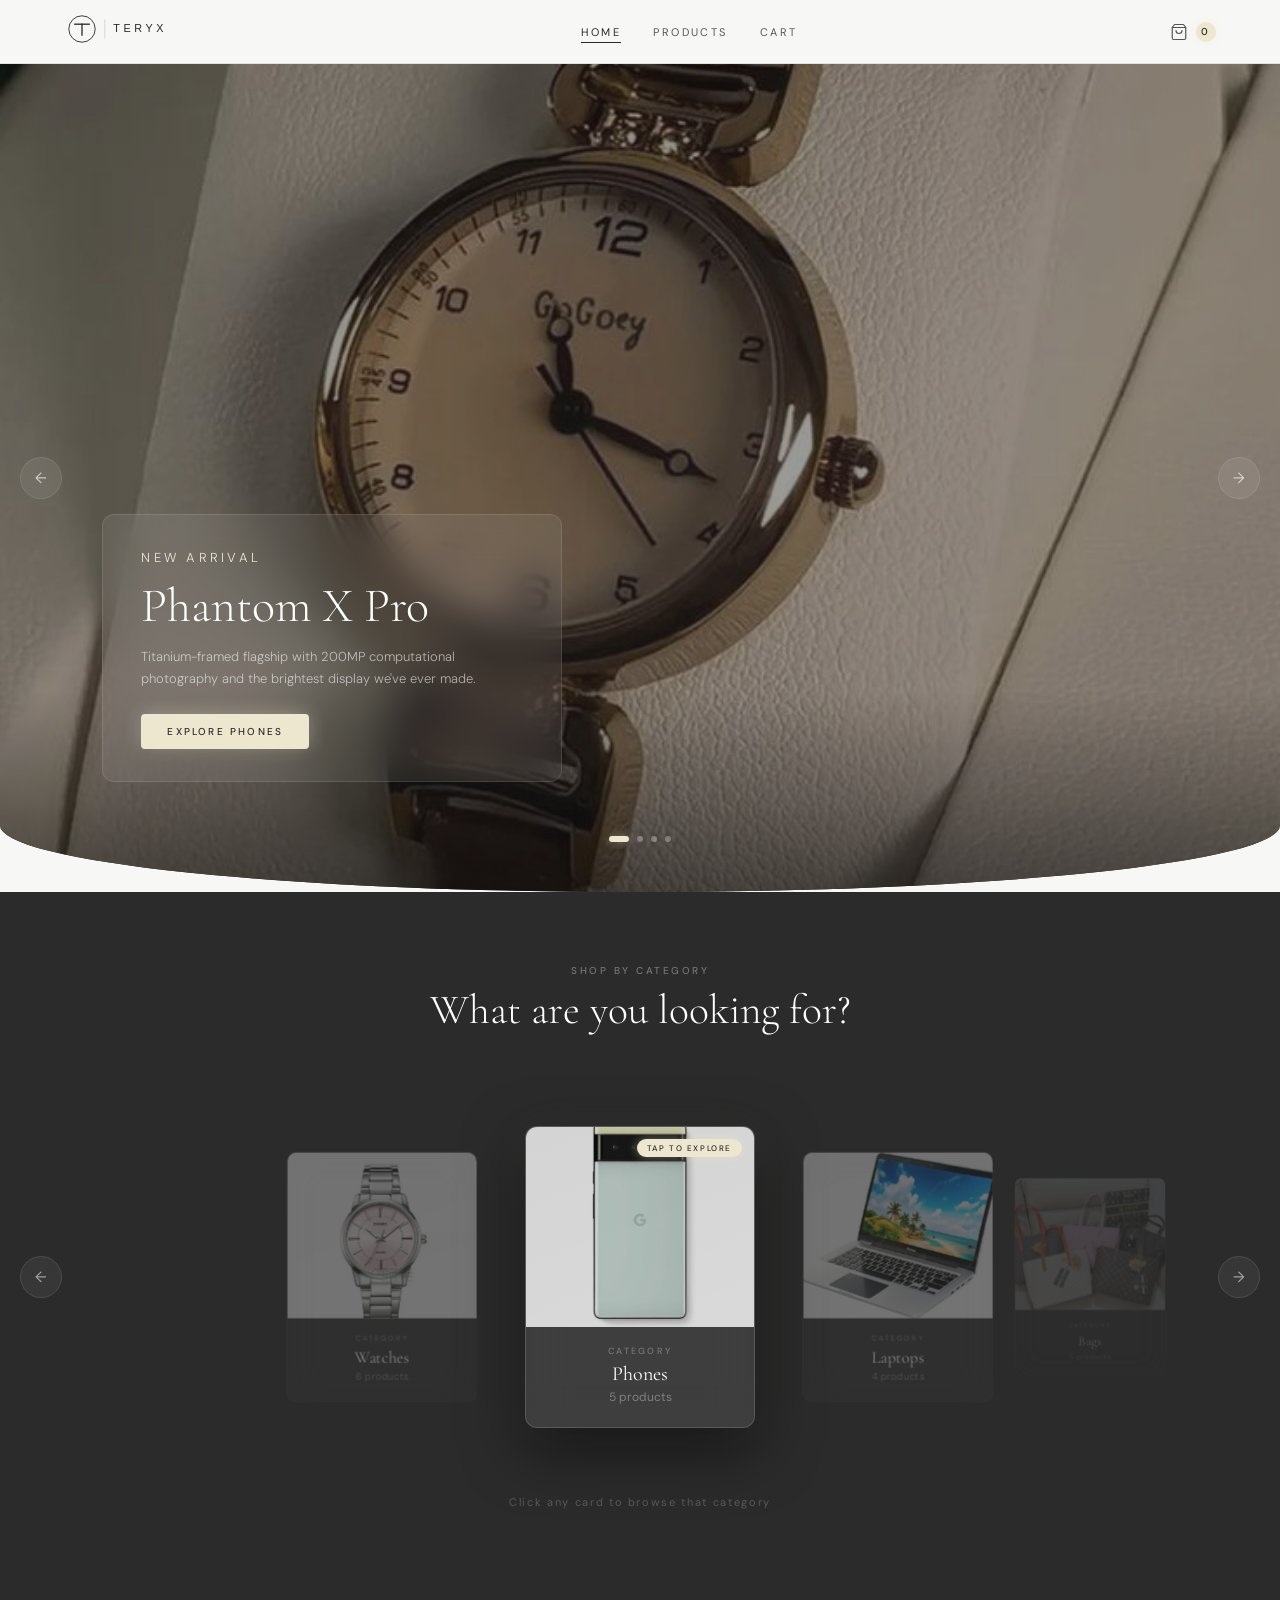
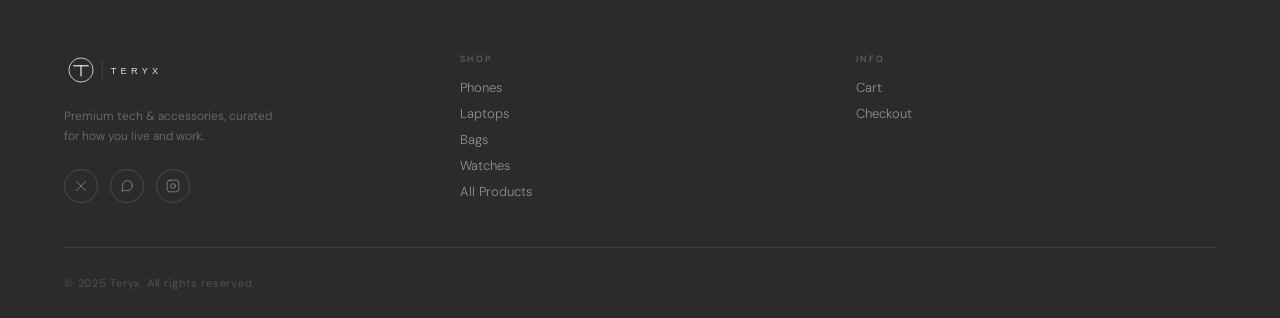
<file: index.html>
<!DOCTYPE html>
<html lang="en">
<head>
  <meta charset="UTF-8">
  <meta name="viewport" content="width=device-width, initial-scale=1.0">
  <title>Teryx — Premium Tech &amp; Accessories</title>
  <link rel="stylesheet" href="css/style.css">
</head>
<body data-page="home">

  <!-- ── HEADER ── -->
  <header class="site-header">
    <div class="nav-inner">
      <a href="index.html" class="nav-logo" aria-label="Teryx Home">
        <!-- Main Logo SVG -->
        <svg xmlns="http://www.w3.org/2000/svg" viewBox="0 0 240 60" height="36">
          <circle cx="30" cy="30" r="22" fill="none" stroke="#2B2B2B" stroke-width="1.5"/>
          <line x1="18" y1="22" x2="42" y2="22" stroke="#2B2B2B" stroke-width="2.2" stroke-linecap="square"/>
          <line x1="30" y1="22" x2="30" y2="40" stroke="#2B2B2B" stroke-width="2.2" stroke-linecap="square"/>
          <line x1="68" y1="14" x2="68" y2="46" stroke="#B3B3B3" stroke-width="0.8"/>
          <text x="82" y="35" font-family="Helvetica Neue, Helvetica, Arial, sans-serif" font-size="18" font-weight="300" letter-spacing="6" fill="#2B2B2B">TERYX</text>
        </svg>
      </a>

      <nav class="nav-links">
        <a href="index.html" class="active">Home</a>
        <a href="products.html">Products</a>
        <a href="cart.html">Cart</a>
      </nav>

      <a href="cart.html" class="cart-btn" aria-label="View cart">
        <svg width="18" height="18" viewBox="0 0 24 24" fill="none" stroke="currentColor" stroke-width="1.6" stroke-linecap="round" stroke-linejoin="round">
          <path d="M6 2L3 6v14a2 2 0 002 2h14a2 2 0 002-2V6l-3-4z"/><line x1="3" y1="6" x2="21" y2="6"/>
          <path d="M16 10a4 4 0 01-8 0"/>
        </svg>
        <span class="cart-count">0</span>
      </a>

      <button class="hamburger" aria-label="Menu" aria-expanded="false">
        <span></span><span></span><span></span>
      </button>
    </div>
  </header>

  <!-- Mobile nav drawer -->
  <nav class="mobile-nav" aria-label="Mobile navigation">
    <a href="index.html">Home</a>
    <a href="products.html">Products</a>
    <a href="cart.html">Cart</a>
  </nav>

  <main>

    <!-- ── HERO CAROUSEL ── -->
    <section class="hero" aria-label="Featured products carousel">

      <!-- Slide 1 — Phones -->
      <div class="hero-slide">
        <div class="hero-bg s1">
          <img src="images/herosp.png" alt="Premium smartphones" loading="eager">
        </div>
        <div class="hero-glass">
          <p class="lbl">New Arrival</p>
          <h1>Phantom X Pro</h1>
          <p>Titanium-framed flagship with 200MP computational photography and the brightest display we've ever made.</p>
          <a href="products.html?category=phones" class="btn-primary">Explore Phones</a>
        </div>
      </div>

      <!-- Slide 2 — Laptops -->
      <div class="hero-slide">
        <div class="hero-bg s2">
          <img src="images/bluelaptop.jpeg" alt="Premium laptops" loading="lazy">
        </div>
        <div class="hero-glass">
          <p class="lbl">Just Landed</p>
          <h1>Apex Studio 16</h1>
          <p>16-inch mini-LED display, professional-grade performance in a chassis under 1.6 kg. Built for creators.</p>
          <a href="products.html?category=laptops" class="btn-primary">Explore Laptops</a>
        </div>
      </div>

      <!-- Slide 3 — Bags -->
      <div class="hero-slide">
        <div class="hero-bg s3">
          <img src="images/greyblackhb.png" alt="Leather bags" loading="lazy">
        </div>
        <div class="hero-glass">
          <p class="lbl">Carry Series</p>
          <h1>Meridian Tote</h1>
          <p>Full-grain vegetable-tanned leather, padded device compartment. Carry everything, apologise for nothing.</p>
          <a href="products.html?category=bags" class="btn-primary">Explore Bags</a>
        </div>
      </div>

      <!-- Slide 4 — Watches -->
      <div class="hero-slide">
        <div class="hero-bg s4">
          <img src="images/watch3.jpeg" alt="Premium watches" loading="lazy">
        </div>
        <div class="hero-glass">
          <p class="lbl">Time Pieces</p>
          <h1>Chrono Noir</h1>
          <p>Swiss movement, sapphire crystal glass, 316L stainless steel. Precision you wear every day.</p>
          <a href="products.html?category=watches" class="btn-primary">Explore Watches</a>
        </div>
      </div>

      <!-- Dots -->
      <div class="hero-dots" role="tablist" aria-label="Slide indicators">
        <button class="hero-dot active" aria-label="Slide 1"></button>
        <button class="hero-dot" aria-label="Slide 2"></button>
        <button class="hero-dot" aria-label="Slide 3"></button>
        <button class="hero-dot" aria-label="Slide 4"></button>
      </div>

      <!-- Arrows -->
      <button class="hero-arr prev" aria-label="Previous slide">&#8592;</button>
      <button class="hero-arr next" aria-label="Next slide">&#8594;</button>
    </section>

    <!-- ── CARD WHEEL — Category navigator ── -->
    <section class="wheel-section">
      <div class="container">
        <p class="lbl">Shop by Category</p>
        <h2>What are you looking for?</h2>
      </div>

      <div class="wheel-wrap">

        <!-- Wheel navigation buttons -->
        <button class="wheel-nav prev" aria-label="Previous category">&#8592;</button>
        <button class="wheel-nav next" aria-label="Next category">&#8594;</button>

        <!-- Category cards — JS manages data-pos (visual position) -->

        <div class="wheel-card" data-category="phones">
          <div class="wheel-img" data-cat="phones">
            <img src="images/grey4sp.jpeg" alt="Phones" loading="lazy">
            <span class="wheel-badge">Tap to explore</span>
          </div>
          <div class="wheel-info">
            <div class="wheel-cat">Category</div>
            <div class="wheel-name">Phones</div>
            <div class="wheel-count">5 products</div>
          </div>
        </div>

        <div class="wheel-card" data-category="laptops">
          <div class="wheel-img" data-cat="laptops">
            <img src="images/laptop1.jpeg" alt="Laptops" loading="lazy">
            <span class="wheel-badge">Tap to explore</span>
          </div>
          <div class="wheel-info">
            <div class="wheel-cat">Category</div>
            <div class="wheel-name">Laptops</div>
            <div class="wheel-count">4 products</div>
          </div>
        </div>

        <div class="wheel-card" data-category="bags">
          <div class="wheel-img" data-cat="bags">
            <img src="images/herohb.jpeg" alt="Bags" loading="lazy">
            <span class="wheel-badge">Tap to explore</span>
          </div>
          <div class="wheel-info">
            <div class="wheel-cat">Category</div>
            <div class="wheel-name">Bags</div>
            <div class="wheel-count">5 products</div>
          </div>
        </div>

        <div class="wheel-card" data-category="watches">
          <div class="wheel-img" data-cat="watches">
            <img src="images/watch5.jpeg" alt="Watches" loading="lazy">
            <span class="wheel-badge">Tap to explore</span>
          </div>
          <div class="wheel-info">
            <div class="wheel-cat">Category</div>
            <div class="wheel-name">Watches</div>
            <div class="wheel-count">6 products</div>
          </div>
        </div>

      </div><!-- /wheel-wrap -->

      <p class="wheel-hint">Click any card to browse that category</p>
    </section>

  </main>

  <!-- ── FOOTER ── -->
  <footer class="site-footer">
    <div class="ft-inner">
      <div class="ft-top">

        <!-- Brand -->
        <div>
          <div class="ft-logo">
            <!-- Footer logo (reversed/white) -->
            <svg xmlns="http://www.w3.org/2000/svg" viewBox="0 0 200 48" height="34">
              <circle cx="24" cy="24" r="17" fill="none" stroke="#E0E0E0" stroke-width="1.2"/>
              <line x1="14" y1="18" x2="34" y2="18" stroke="#E0E0E0" stroke-width="1.8" stroke-linecap="square"/>
              <line x1="24" y1="18" x2="24" y2="32" stroke="#E0E0E0" stroke-width="1.8" stroke-linecap="square"/>
              <line x1="54" y1="10" x2="54" y2="38" stroke="#565656" stroke-width="0.7"/>
              <text x="66" y="29" font-family="Helvetica Neue, Helvetica, Arial, sans-serif" font-size="13" font-weight="200" letter-spacing="6" fill="#E0E0E0">TERYX</text>
            </svg>
          </div>
          <p class="ft-tagline">Premium tech &amp; accessories, curated for how you live and work.</p>
          <!-- Social icons — thin SVG strokes -->
          <div class="socials">
            <a href="#" class="soc" aria-label="X (Twitter)">
              <svg viewBox="0 0 24 24"><path d="M4 4l16 16M20 4L4 20"/></svg>
            </a>
            <a href="#" class="soc" aria-label="WhatsApp">
              <svg viewBox="0 0 24 24"><path d="M21 11.5a8.38 8.38 0 01-.9 3.8 8.5 8.5 0 01-7.6 4.7 8.38 8.38 0 01-3.8-.9L3 21l1.9-5.7a8.38 8.38 0 01-.9-3.8 8.5 8.5 0 014.7-7.6 8.38 8.38 0 013.8-.9h.5a8.48 8.48 0 018 8v.5z"/></svg>
            </a>
            <a href="#" class="soc" aria-label="Instagram">
              <svg viewBox="0 0 24 24"><rect x="2" y="2" width="20" height="20" rx="5" ry="5"/><circle cx="12" cy="12" r="4"/><circle cx="17.5" cy="6.5" r=".5" fill="currentColor" stroke="none"/></svg>
            </a>
          </div>
        </div>

        <!-- Shop links -->
        <div>
          <p class="ft-col-t">Shop</p>
          <div class="ft-links">
            <a href="products.html?category=phones">Phones</a>
            <a href="products.html?category=laptops">Laptops</a>
            <a href="products.html?category=bags">Bags</a>
            <a href="products.html?category=watches">Watches</a>
            <a href="products.html">All Products</a>
          </div>
        </div>

        <!-- Info links -->
        <div>
          <p class="ft-col-t">Info</p>
          <div class="ft-links">
            <a href="cart.html">Cart</a>
            <a href="checkout.html">Checkout</a>
          </div>
        </div>

      </div><!-- /ft-top -->

      <div class="ft-bot">
        <span class="ft-copy">&copy; 2025 Teryx. All rights reserved.</span>
      </div>
    </div>
  </footer>

  <!-- Toast container -->
  <div id="toasts" aria-live="polite"></div>

  <script src="js/script.js"></script>
</body>
</html>
</file>
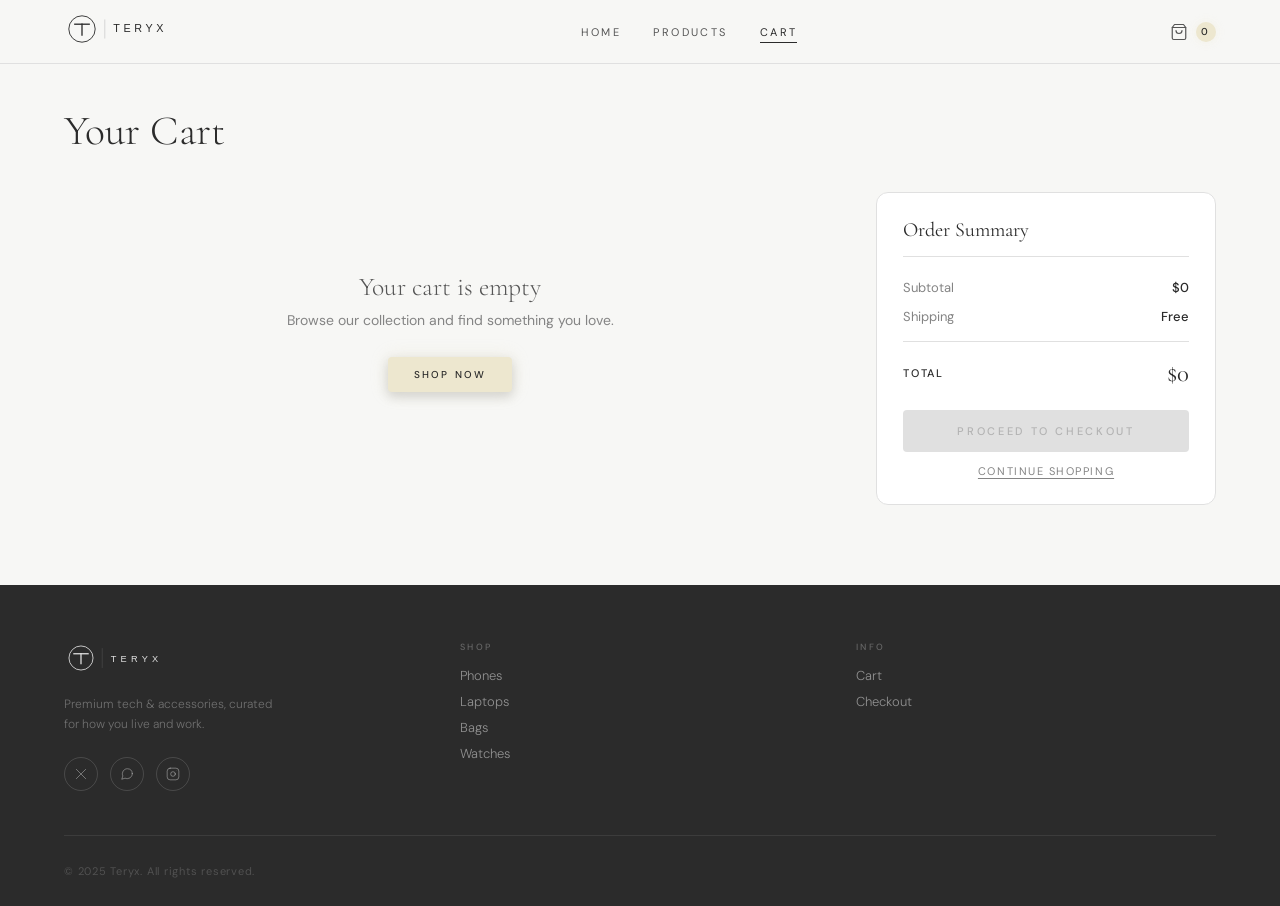
<file: cart.html>
<!DOCTYPE html>
<html lang="en">
<head>
  <meta charset="UTF-8">
  <meta name="viewport" content="width=device-width, initial-scale=1.0">
  <title>Cart — Teryx</title>
  <link rel="stylesheet" href="css/style.css">
</head>
<body data-page="cart">

  <!-- ── HEADER ── -->
  <header class="site-header">
    <div class="nav-inner">
      <a href="index.html" class="nav-logo" aria-label="Teryx Home">
        <svg xmlns="http://www.w3.org/2000/svg" viewBox="0 0 240 60" height="36">
          <circle cx="30" cy="30" r="22" fill="none" stroke="#2B2B2B" stroke-width="1.5"/>
          <line x1="18" y1="22" x2="42" y2="22" stroke="#2B2B2B" stroke-width="2.2" stroke-linecap="square"/>
          <line x1="30" y1="22" x2="30" y2="40" stroke="#2B2B2B" stroke-width="2.2" stroke-linecap="square"/>
          <line x1="68" y1="14" x2="68" y2="46" stroke="#B3B3B3" stroke-width="0.8"/>
          <text x="82" y="35" font-family="Helvetica Neue, Helvetica, Arial, sans-serif" font-size="18" font-weight="300" letter-spacing="6" fill="#2B2B2B">TERYX</text>
        </svg>
      </a>
      <nav class="nav-links">
        <a href="index.html">Home</a>
        <a href="products.html">Products</a>
        <a href="cart.html" class="active">Cart</a>
      </nav>
      <a href="cart.html" class="cart-btn" aria-label="View cart">
        <svg width="18" height="18" viewBox="0 0 24 24" fill="none" stroke="currentColor" stroke-width="1.6" stroke-linecap="round" stroke-linejoin="round">
          <path d="M6 2L3 6v14a2 2 0 002 2h14a2 2 0 002-2V6l-3-4z"/><line x1="3" y1="6" x2="21" y2="6"/>
          <path d="M16 10a4 4 0 01-8 0"/>
        </svg>
        <span class="cart-count">0</span>
      </a>
      <button class="hamburger" aria-label="Menu">
        <span></span><span></span><span></span>
      </button>
    </div>
  </header>

  <nav class="mobile-nav">
    <a href="index.html">Home</a>
    <a href="products.html">Products</a>
    <a href="cart.html">Cart</a>
  </nav>

  <!-- ── MAIN ── -->
  <main class="cart-main">
    <div class="container">
      <h2 class="fade-in">Your Cart</h2>

      <div class="cart-layout">

        <!-- ── CART ITEMS ── -->
        <div>
          <!-- Items rendered by JS -->
          <div id="cart-items"></div>

          <!-- Empty state (shown when cart is empty) -->
          <div id="cart-empty" class="cart-empty" style="display:none">
            <h3>Your cart is empty</h3>
            <p>Browse our collection and find something you love.</p>
            <a href="products.html" class="btn-primary">Shop Now</a>
          </div>
        </div>

        <!-- ── ORDER SUMMARY ── -->
        <div class="summary-box" aria-label="Order summary">
          <h3>Order Summary</h3>

          <div class="s-row">
            <span>Subtotal</span>
            <strong id="sum-subtotal">$0</strong>
          </div>
          <div class="s-row">
            <span>Shipping</span>
            <strong id="sum-shipping">$15</strong>
          </div>

          <div class="s-div"></div>

          <div class="s-total">
            <span>Total</span>
            <strong id="sum-total">$0</strong>
          </div>

          <a href="checkout.html" id="checkout-btn" class="btn-checkout off">
            Proceed to Checkout
          </a>
          <a href="products.html" class="back-link">Continue Shopping</a>
        </div>

      </div><!-- /cart-layout -->
    </div>
  </main>

  <!-- ── FOOTER ── -->
  <footer class="site-footer">
    <div class="ft-inner">
      <div class="ft-top">
        <div>
          <div class="ft-logo">
            <svg xmlns="http://www.w3.org/2000/svg" viewBox="0 0 200 48" height="34">
              <circle cx="24" cy="24" r="17" fill="none" stroke="#E0E0E0" stroke-width="1.2"/>
              <line x1="14" y1="18" x2="34" y2="18" stroke="#E0E0E0" stroke-width="1.8" stroke-linecap="square"/>
              <line x1="24" y1="18" x2="24" y2="32" stroke="#E0E0E0" stroke-width="1.8" stroke-linecap="square"/>
              <line x1="54" y1="10" x2="54" y2="38" stroke="#565656" stroke-width="0.7"/>
              <text x="66" y="29" font-family="Helvetica Neue, Helvetica, Arial, sans-serif" font-size="13" font-weight="200" letter-spacing="6" fill="#E0E0E0">TERYX</text>
            </svg>
          </div>
          <p class="ft-tagline">Premium tech &amp; accessories, curated for how you live and work.</p>
          <div class="socials">
            <a href="#" class="soc" aria-label="X"><svg viewBox="0 0 24 24"><path d="M4 4l16 16M20 4L4 20"/></svg></a>
            <a href="#" class="soc" aria-label="WhatsApp"><svg viewBox="0 0 24 24"><path d="M21 11.5a8.38 8.38 0 01-.9 3.8 8.5 8.5 0 01-7.6 4.7 8.38 8.38 0 01-3.8-.9L3 21l1.9-5.7a8.38 8.38 0 01-.9-3.8 8.5 8.5 0 014.7-7.6 8.38 8.38 0 013.8-.9h.5a8.48 8.48 0 018 8v.5z"/></svg></a>
            <a href="#" class="soc" aria-label="Instagram"><svg viewBox="0 0 24 24"><rect x="2" y="2" width="20" height="20" rx="5" ry="5"/><circle cx="12" cy="12" r="4"/><circle cx="17.5" cy="6.5" r=".5" fill="currentColor" stroke="none"/></svg></a>
          </div>
        </div>
        <div>
          <p class="ft-col-t">Shop</p>
          <div class="ft-links">
            <a href="products.html?category=phones">Phones</a>
            <a href="products.html?category=laptops">Laptops</a>
            <a href="products.html?category=bags">Bags</a>
            <a href="products.html?category=watches">Watches</a>
          </div>
        </div>
        <div>
          <p class="ft-col-t">Info</p>
          <div class="ft-links">
            <a href="cart.html">Cart</a>
            <a href="checkout.html">Checkout</a>
          </div>
        </div>
      </div>
      <div class="ft-bot">
        <span class="ft-copy">&copy; 2025 Teryx. All rights reserved.</span>
      </div>
    </div>
  </footer>

  <div id="toasts" aria-live="polite"></div>
  <script src="js/script.js"></script>
</body>
</html>
</file>
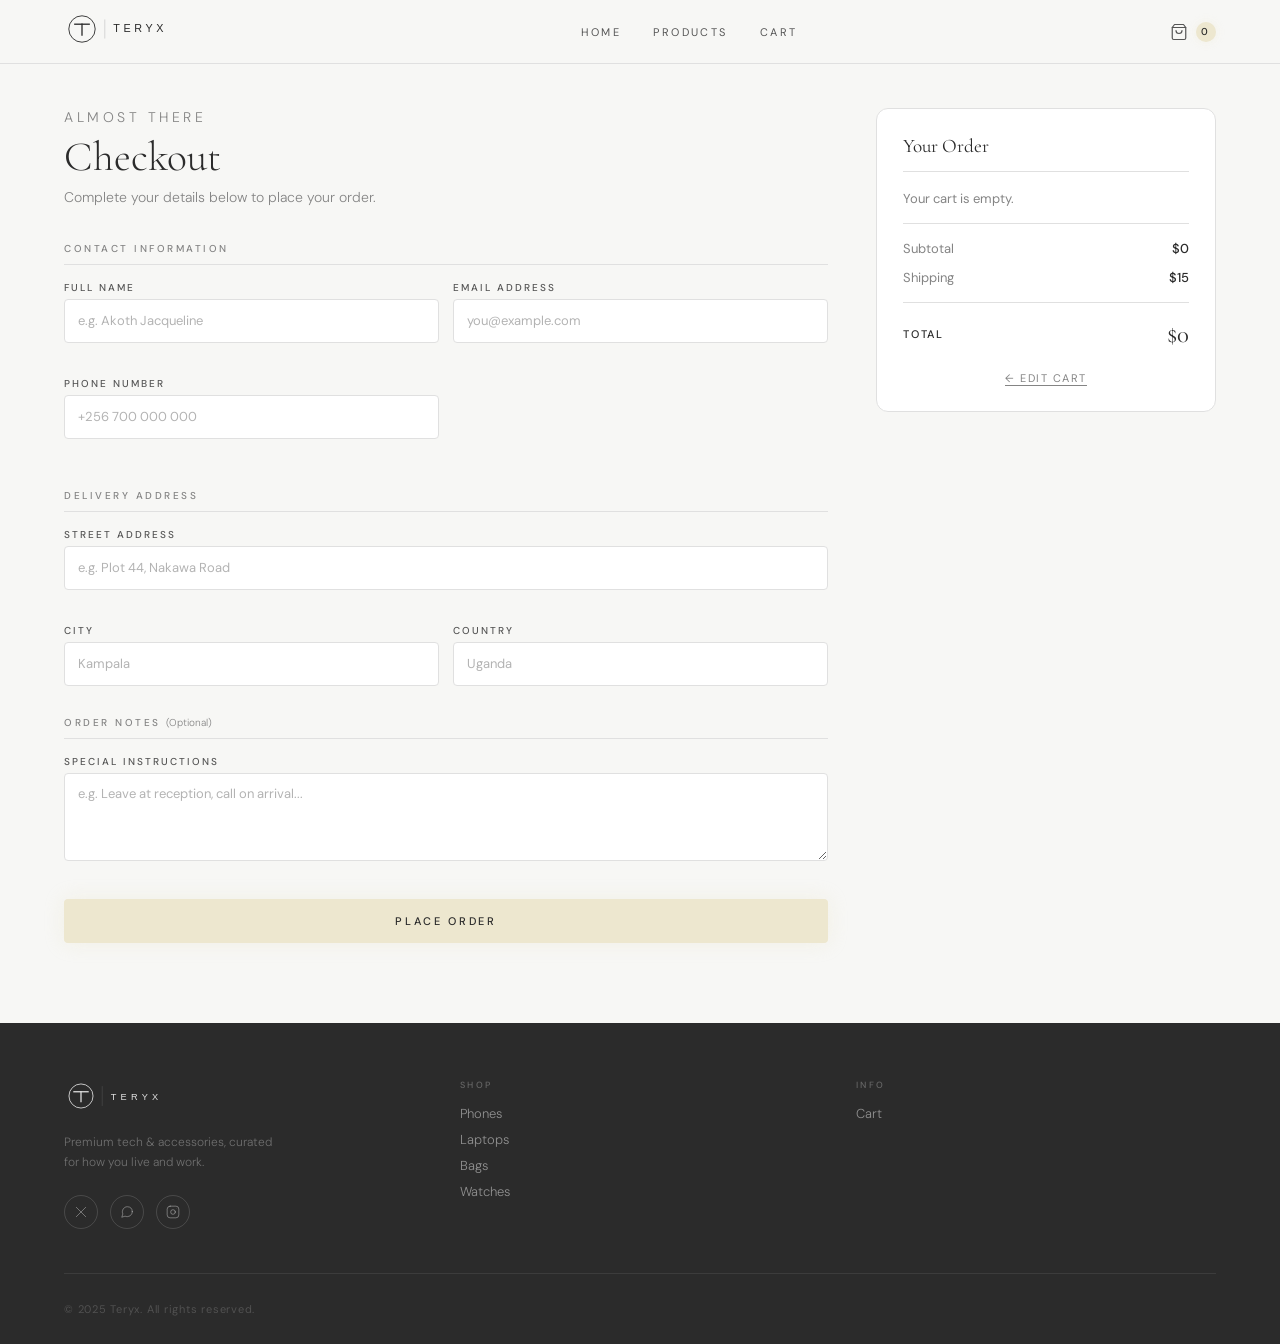
<file: checkout.html>
<!DOCTYPE html>
<html lang="en">
<head>
  <meta charset="UTF-8">
  <meta name="viewport" content="width=device-width, initial-scale=1.0">
  <title>Checkout — Teryx</title>
  <link rel="stylesheet" href="css/style.css">
</head>
<body data-page="checkout">

  <!-- ── HEADER ── -->
  <header class="site-header">
    <div class="nav-inner">
      <a href="index.html" class="nav-logo" aria-label="Teryx Home">
        <svg xmlns="http://www.w3.org/2000/svg" viewBox="0 0 240 60" height="36">
          <circle cx="30" cy="30" r="22" fill="none" stroke="#2B2B2B" stroke-width="1.5"/>
          <line x1="18" y1="22" x2="42" y2="22" stroke="#2B2B2B" stroke-width="2.2" stroke-linecap="square"/>
          <line x1="30" y1="22" x2="30" y2="40" stroke="#2B2B2B" stroke-width="2.2" stroke-linecap="square"/>
          <line x1="68" y1="14" x2="68" y2="46" stroke="#B3B3B3" stroke-width="0.8"/>
          <text x="82" y="35" font-family="Helvetica Neue, Helvetica, Arial, sans-serif" font-size="18" font-weight="300" letter-spacing="6" fill="#2B2B2B">TERYX</text>
        </svg>
      </a>
      <nav class="nav-links">
        <a href="index.html">Home</a>
        <a href="products.html">Products</a>
        <a href="cart.html">Cart</a>
      </nav>
      <a href="cart.html" class="cart-btn" aria-label="View cart">
        <svg width="18" height="18" viewBox="0 0 24 24" fill="none" stroke="currentColor" stroke-width="1.6" stroke-linecap="round" stroke-linejoin="round">
          <path d="M6 2L3 6v14a2 2 0 002 2h14a2 2 0 002-2V6l-3-4z"/><line x1="3" y1="6" x2="21" y2="6"/>
          <path d="M16 10a4 4 0 01-8 0"/>
        </svg>
        <span class="cart-count">0</span>
      </a>
      <button class="hamburger" aria-label="Menu">
        <span></span><span></span><span></span>
      </button>
    </div>
  </header>

  <nav class="mobile-nav">
    <a href="index.html">Home</a>
    <a href="products.html">Products</a>
    <a href="cart.html">Cart</a>
  </nav>

  <!-- ── MAIN ── -->
  <main class="checkout-main">
    <div class="container">
      <div class="co-layout">

        <!-- ── CHECKOUT FORM ── -->
        <div id="checkout-form-wrap">
          <div class="co-hdr fade-in">
            <p class="lbl">Almost there</p>
            <h2>Checkout</h2>
            <p>Complete your details below to place your order.</p>
          </div>

          <form id="checkout-form" novalidate>

            <!-- Contact Information -->
            <div class="fsec">
              <div class="fsec-title">Contact Information</div>
              <div class="fgrid fg2">

                <div class="fgrp">
                  <label class="flbl" for="co-name">Full Name</label>
                  <input type="text" id="co-name" class="finput"
                    placeholder="e.g. Akoth Jacqueline" autocomplete="name" required>
                  <span class="ferr" id="co-name-err" aria-live="polite"></span>
                </div>

                <div class="fgrp">
                  <label class="flbl" for="co-email">Email Address</label>
                  <input type="email" id="co-email" class="finput"
                    placeholder="you@example.com" autocomplete="email" required>
                  <span class="ferr" id="co-email-err" aria-live="polite"></span>
                </div>

                <div class="fgrp">
                  <label class="flbl" for="co-phone">Phone Number</label>
                  <input type="tel" id="co-phone" class="finput"
                    placeholder="+256 700 000 000" autocomplete="tel" required>
                  <span class="ferr" id="co-phone-err" aria-live="polite"></span>
                </div>

              </div>
            </div>

            <!-- Delivery Address -->
            <div class="fsec">
              <div class="fsec-title">Delivery Address</div>
              <div class="fgrid">

                <div class="fgrp">
                  <label class="flbl" for="co-address">Street Address</label>
                  <input type="text" id="co-address" class="finput"
                    placeholder="e.g. Plot 44, Nakawa Road" autocomplete="street-address" required>
                  <span class="ferr" id="co-address-err" aria-live="polite"></span>
                </div>

                <div class="fgrid fg2">
                  <div class="fgrp">
                    <label class="flbl" for="co-city">City</label>
                    <input type="text" id="co-city" class="finput"
                      placeholder="Kampala" autocomplete="address-level2">
                  </div>
                  <div class="fgrp">
                    <label class="flbl" for="co-country">Country</label>
                    <input type="text" id="co-country" class="finput"
                      placeholder="Uganda" autocomplete="country-name">
                  </div>
                </div>

              </div>
            </div>

            <!-- Order Notes (optional) -->
            <div class="fsec">
              <div class="fsec-title">Order Notes <span style="font-weight:300;text-transform:none;letter-spacing:0">(Optional)</span></div>
              <div class="fgrp">
                <label class="flbl" for="co-notes">Special Instructions</label>
                <textarea id="co-notes" class="ftxt"
                  placeholder="e.g. Leave at reception, call on arrival..."></textarea>
              </div>
            </div>

            <button type="submit" class="btn-order">Place Order</button>

          </form>
        </div><!-- /checkout-form-wrap -->

        <!-- ── ORDER SUMMARY ── -->
        <div class="co-summary" id="co-summary-box" aria-label="Order summary">
          <h3>Your Order</h3>

          <!-- Items from cart — rendered by JS -->
          <div id="co-items"></div>

          <div class="s-div"></div>

          <div class="s-row">
            <span>Subtotal</span>
            <strong id="co-subtotal">$0</strong>
          </div>
          <div class="s-row">
            <span>Shipping</span>
            <strong>$15</strong>
          </div>
          <div class="s-div"></div>
          <div class="s-total">
            <span>Total</span>
            <strong id="co-total">$0</strong>
          </div>

          <a href="cart.html" class="back-link" style="margin-top:16px">← Edit Cart</a>
        </div>

      </div><!-- /co-layout -->
    </div>
  </main>

  <!-- ── FOOTER ── -->
  <footer class="site-footer">
    <div class="ft-inner">
      <div class="ft-top">
        <div>
          <div class="ft-logo">
            <svg xmlns="http://www.w3.org/2000/svg" viewBox="0 0 200 48" height="34">
              <circle cx="24" cy="24" r="17" fill="none" stroke="#E0E0E0" stroke-width="1.2"/>
              <line x1="14" y1="18" x2="34" y2="18" stroke="#E0E0E0" stroke-width="1.8" stroke-linecap="square"/>
              <line x1="24" y1="18" x2="24" y2="32" stroke="#E0E0E0" stroke-width="1.8" stroke-linecap="square"/>
              <line x1="54" y1="10" x2="54" y2="38" stroke="#565656" stroke-width="0.7"/>
              <text x="66" y="29" font-family="Helvetica Neue, Helvetica, Arial, sans-serif" font-size="13" font-weight="200" letter-spacing="6" fill="#E0E0E0">TERYX</text>
            </svg>
          </div>
          <p class="ft-tagline">Premium tech &amp; accessories, curated for how you live and work.</p>
          <div class="socials">
            <a href="#" class="soc" aria-label="X"><svg viewBox="0 0 24 24"><path d="M4 4l16 16M20 4L4 20"/></svg></a>
            <a href="#" class="soc" aria-label="WhatsApp"><svg viewBox="0 0 24 24"><path d="M21 11.5a8.38 8.38 0 01-.9 3.8 8.5 8.5 0 01-7.6 4.7 8.38 8.38 0 01-3.8-.9L3 21l1.9-5.7a8.38 8.38 0 01-.9-3.8 8.5 8.5 0 014.7-7.6 8.38 8.38 0 013.8-.9h.5a8.48 8.48 0 018 8v.5z"/></svg></a>
            <a href="#" class="soc" aria-label="Instagram"><svg viewBox="0 0 24 24"><rect x="2" y="2" width="20" height="20" rx="5" ry="5"/><circle cx="12" cy="12" r="4"/><circle cx="17.5" cy="6.5" r=".5" fill="currentColor" stroke="none"/></svg></a>
          </div>
        </div>
        <div>
          <p class="ft-col-t">Shop</p>
          <div class="ft-links">
            <a href="products.html?category=phones">Phones</a>
            <a href="products.html?category=laptops">Laptops</a>
            <a href="products.html?category=bags">Bags</a>
            <a href="products.html?category=watches">Watches</a>
          </div>
        </div>
        <div>
          <p class="ft-col-t">Info</p>
          <div class="ft-links">
            <a href="cart.html">Cart</a>
          </div>
        </div>
      </div>
      <div class="ft-bot">
        <span class="ft-copy">&copy; 2025 Teryx. All rights reserved.</span>
      </div>
    </div>
  </footer>

  <div id="toasts" aria-live="polite"></div>
  <script src="js/script.js"></script>
</body>
</html>
</file>
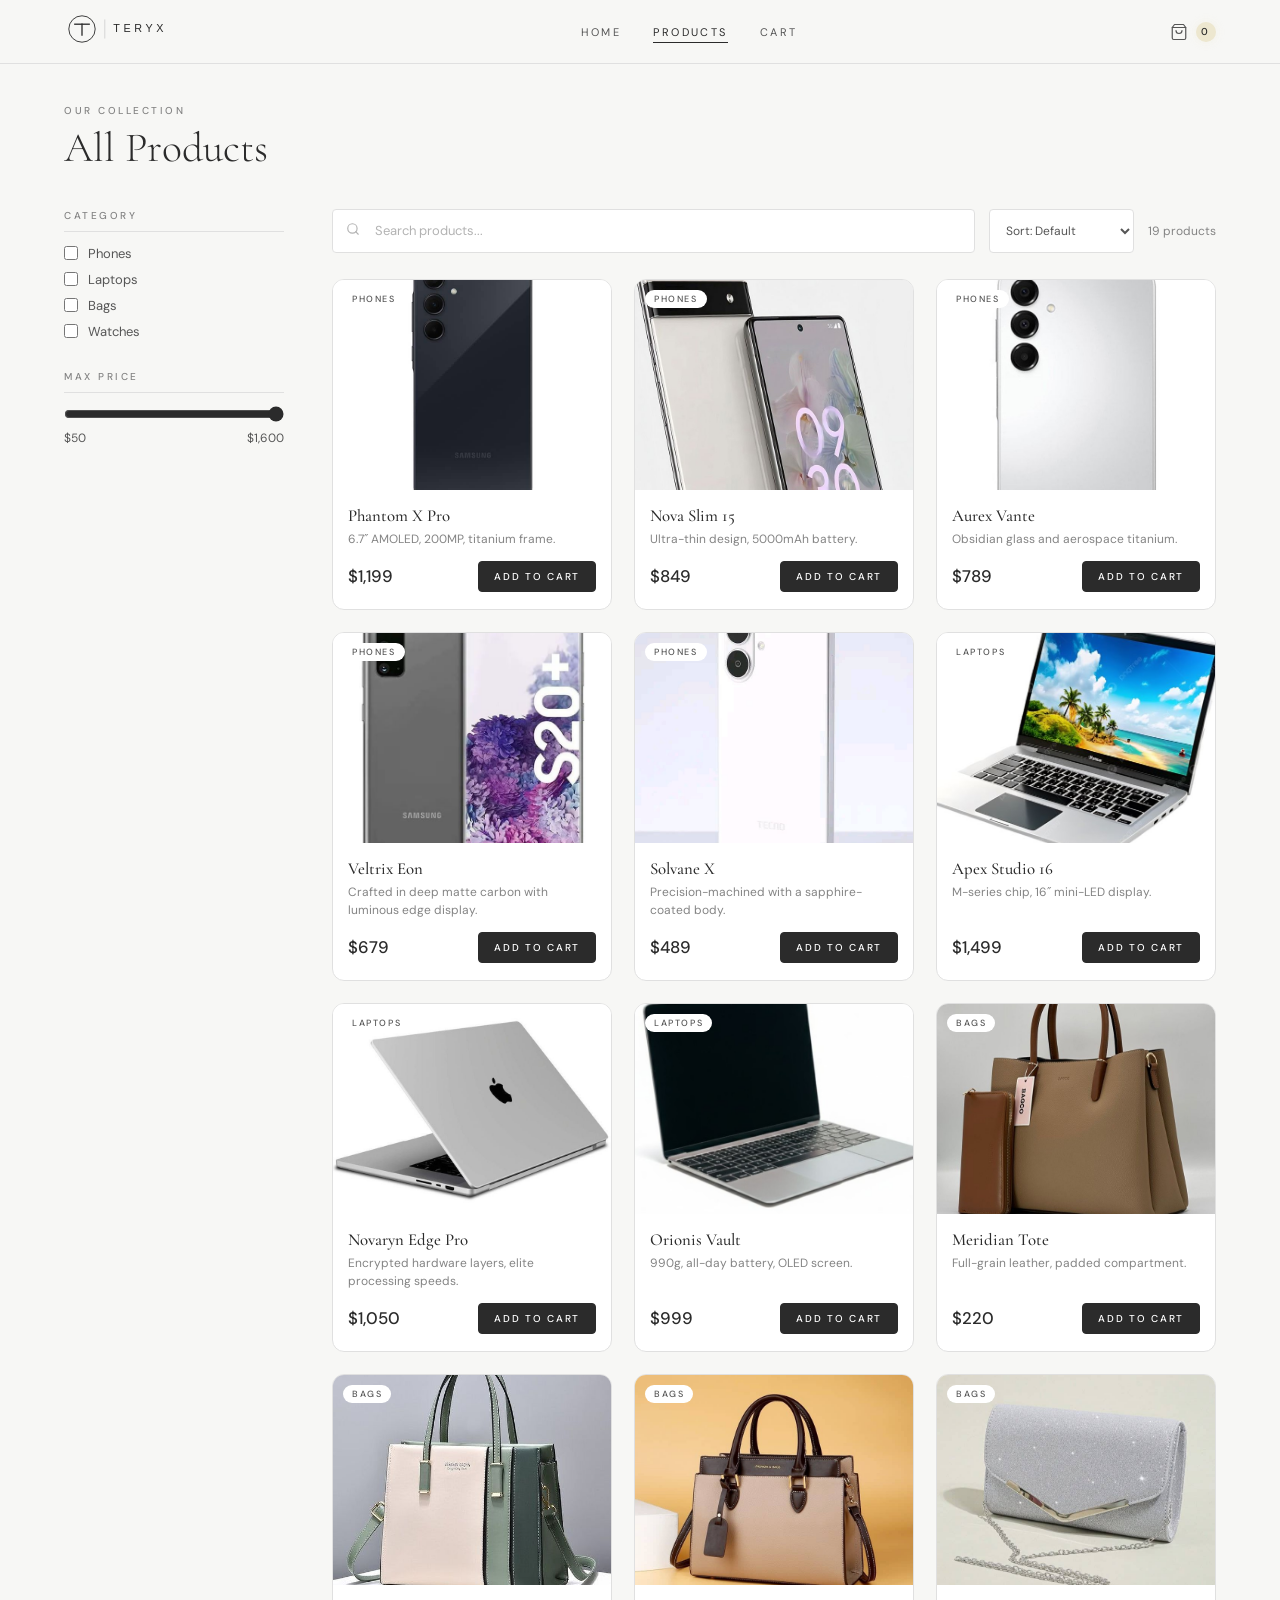
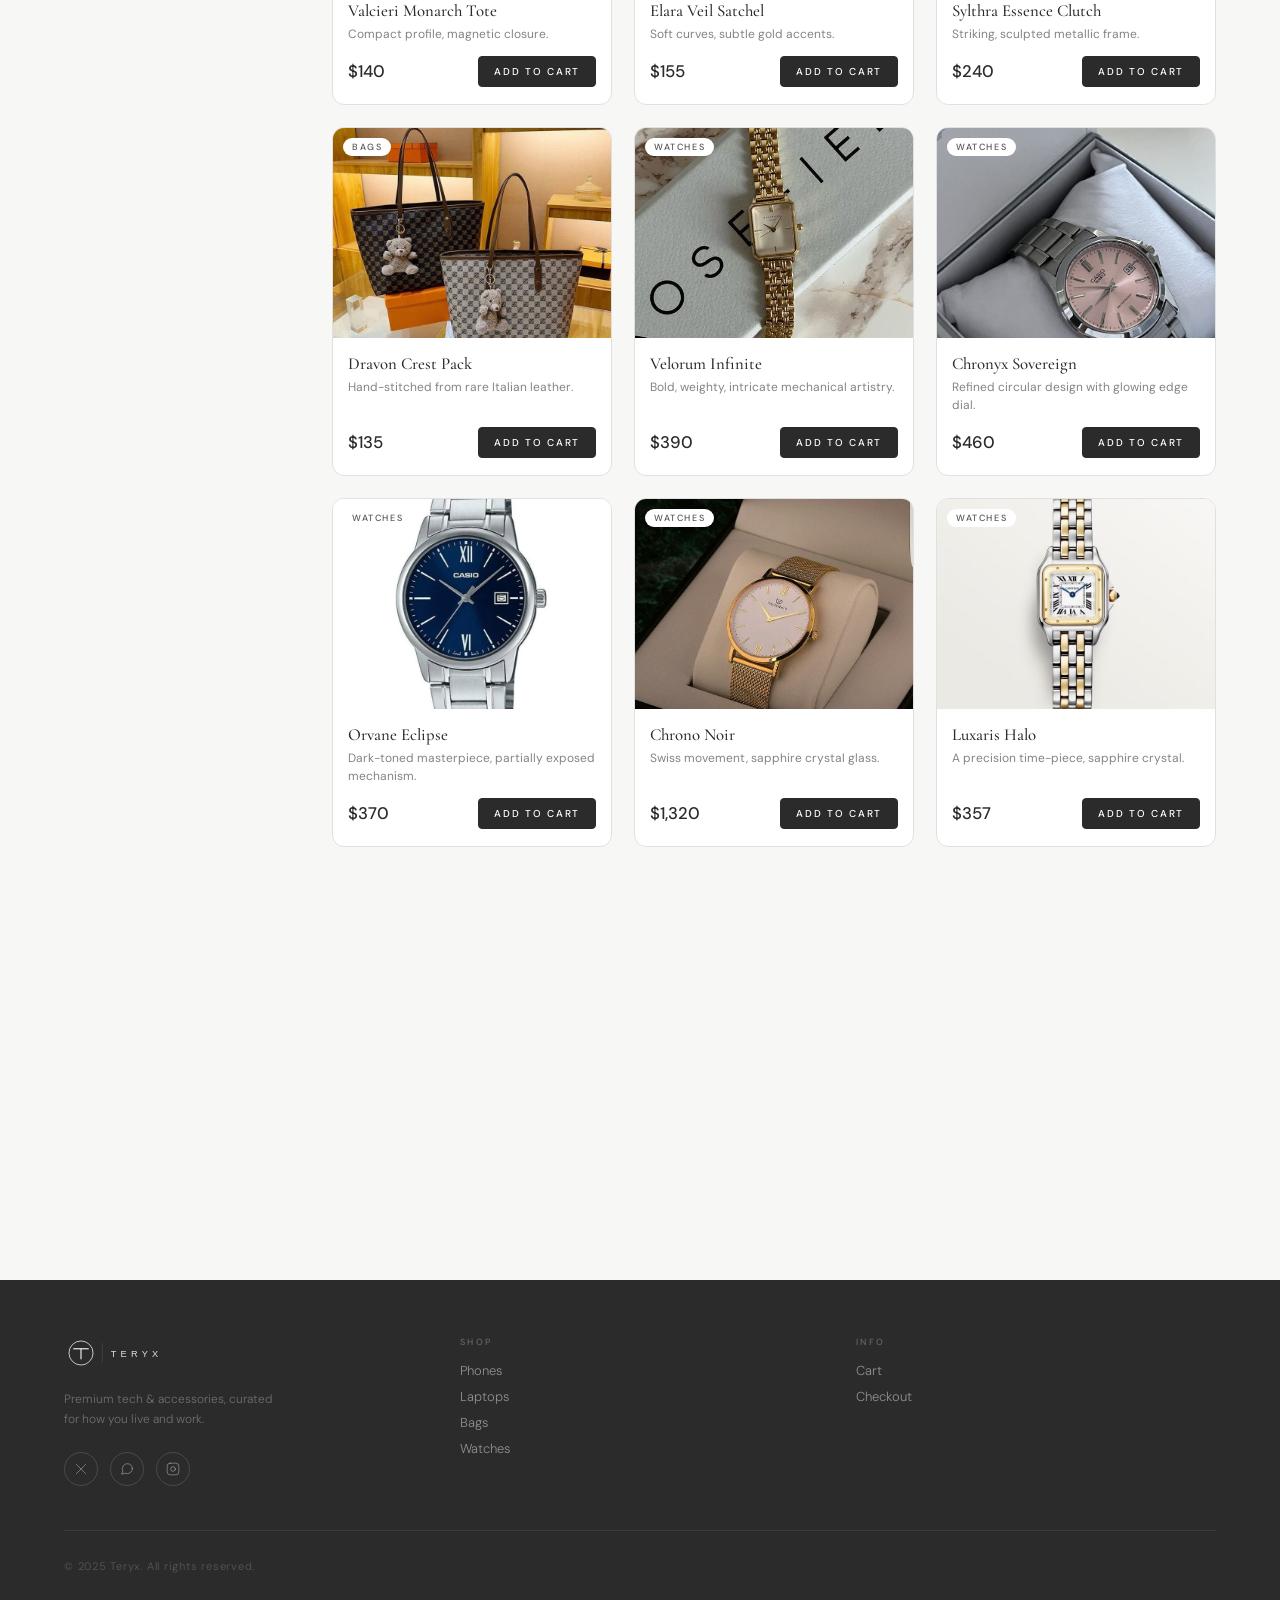
<file: products.html>
<!DOCTYPE html>
<html lang="en">
<head>
  <meta charset="UTF-8">
  <meta name="viewport" content="width=device-width, initial-scale=1.0">
  <title>Products — Teryx</title>
  <link rel="stylesheet" href="css/style.css">
</head>
<body data-page="products">

  <!-- ── HEADER ── -->
  <header class="site-header">
    <div class="nav-inner">
      <a href="index.html" class="nav-logo" aria-label="Teryx Home">
        <svg xmlns="http://www.w3.org/2000/svg" viewBox="0 0 240 60" height="36">
          <circle cx="30" cy="30" r="22" fill="none" stroke="#2B2B2B" stroke-width="1.5"/>
          <line x1="18" y1="22" x2="42" y2="22" stroke="#2B2B2B" stroke-width="2.2" stroke-linecap="square"/>
          <line x1="30" y1="22" x2="30" y2="40" stroke="#2B2B2B" stroke-width="2.2" stroke-linecap="square"/>
          <line x1="68" y1="14" x2="68" y2="46" stroke="#B3B3B3" stroke-width="0.8"/>
          <text x="82" y="35" font-family="Helvetica Neue, Helvetica, Arial, sans-serif" font-size="18" font-weight="300" letter-spacing="6" fill="#2B2B2B">TERYX</text>
        </svg>
      </a>
      <nav class="nav-links">
        <a href="index.html">Home</a>
        <a href="products.html" class="active">Products</a>
        <a href="cart.html">Cart</a>
      </nav>
      <a href="cart.html" class="cart-btn" aria-label="View cart">
        <svg width="18" height="18" viewBox="0 0 24 24" fill="none" stroke="currentColor" stroke-width="1.6" stroke-linecap="round" stroke-linejoin="round">
          <path d="M6 2L3 6v14a2 2 0 002 2h14a2 2 0 002-2V6l-3-4z"/><line x1="3" y1="6" x2="21" y2="6"/>
          <path d="M16 10a4 4 0 01-8 0"/>
        </svg>
        <span class="cart-count">0</span>
      </a>
      <button class="hamburger" aria-label="Menu">
        <span></span><span></span><span></span>
      </button>
    </div>
  </header>

  <nav class="mobile-nav">
    <a href="index.html">Home</a>
    <a href="products.html">Products</a>
    <a href="cart.html">Cart</a>
  </nav>

  <!-- ── MAIN ── -->
  <main class="prod-main">
    <div class="container">

      <div class="prod-hdr fade-in">
        <p class="lbl">Our Collection</p>
        <h2>All Products</h2>
      </div>

      <div class="prod-layout">

        <!-- ── SIDEBAR FILTERS ── -->
        <aside class="sidebar" aria-label="Product filters">

          <!-- Category filter -->
          <div class="filter-blk">
            <div class="filter-title">Category</div>
            <label class="filter-opt">
              <input type="checkbox" name="cat" value="phones">
              <label for="cat-phones">Phones</label>
            </label>
            <label class="filter-opt">
              <input type="checkbox" name="cat" value="laptops">
              <label for="cat-laptops">Laptops</label>
            </label>
            <label class="filter-opt">
              <input type="checkbox" name="cat" value="bags">
              <label for="cat-bags">Bags</label>
            </label>
            <label class="filter-opt">
              <input type="checkbox" name="cat" value="watches">
              <label for="cat-watches">Watches</label>
            </label>
          </div>

          <!-- Price range filter -->
          <div class="filter-blk">
            <div class="filter-title">Max Price</div>
            <div>
              <input type="range" id="price-range" class="price-slider"
                     min="50" max="1600" value="1600" step="50"
                     aria-label="Maximum price filter">
              <div class="price-vals">
                <span>$50</span>
                <span id="price-val">$1,600</span>
              </div>
            </div>
          </div>

        </aside><!-- /sidebar -->

        <!-- ── PRODUCTS AREA ── -->
        <div>

          <!-- Search + sort bar -->
          <div class="search-row">
            <div class="search-wrap">
              <span class="search-ico" aria-hidden="true">
                <svg width="14" height="14" viewBox="0 0 24 24" fill="none" stroke="currentColor" stroke-width="2" stroke-linecap="round" stroke-linejoin="round">
                  <circle cx="11" cy="11" r="8"/><line x1="21" y1="21" x2="16.65" y2="16.65"/>
                </svg>
              </span>
              <input
                type="search"
                id="search-input"
                class="search-input"
                placeholder="Search products..."
                aria-label="Search products"
                autocomplete="off"
              >
            </div>

            <select id="sort-select" class="sort-sel" aria-label="Sort products">
              <option value="default">Sort: Default</option>
              <option value="price-asc">Price: Low to High</option>
              <option value="price-desc">Price: High to Low</option>
              <option value="name-asc">Name: A–Z</option>
            </select>

            <span id="results-count" class="results-n" aria-live="polite"></span>
          </div>

          <!-- Product grid — populated by JS -->
          <div id="prod-grid" class="prod-grid" aria-label="Products grid">
            <!-- Products rendered dynamically by script.js -->
          </div>

        </div>

      </div><!-- /prod-layout -->
    </div><!-- /container -->
  </main>

  <!-- ── FOOTER ── -->
  <footer class="site-footer">
    <div class="ft-inner">
      <div class="ft-top">
        <div>
          <div class="ft-logo">
            <svg xmlns="http://www.w3.org/2000/svg" viewBox="0 0 200 48" height="34">
              <circle cx="24" cy="24" r="17" fill="none" stroke="#E0E0E0" stroke-width="1.2"/>
              <line x1="14" y1="18" x2="34" y2="18" stroke="#E0E0E0" stroke-width="1.8" stroke-linecap="square"/>
              <line x1="24" y1="18" x2="24" y2="32" stroke="#E0E0E0" stroke-width="1.8" stroke-linecap="square"/>
              <line x1="54" y1="10" x2="54" y2="38" stroke="#565656" stroke-width="0.7"/>
              <text x="66" y="29" font-family="Helvetica Neue, Helvetica, Arial, sans-serif" font-size="13" font-weight="200" letter-spacing="6" fill="#E0E0E0">TERYX</text>
            </svg>
          </div>
          <p class="ft-tagline">Premium tech &amp; accessories, curated for how you live and work.</p>
          <div class="socials">
            <a href="#" class="soc" aria-label="X"><svg viewBox="0 0 24 24"><path d="M4 4l16 16M20 4L4 20"/></svg></a>
            <a href="#" class="soc" aria-label="WhatsApp"><svg viewBox="0 0 24 24"><path d="M21 11.5a8.38 8.38 0 01-.9 3.8 8.5 8.5 0 01-7.6 4.7 8.38 8.38 0 01-3.8-.9L3 21l1.9-5.7a8.38 8.38 0 01-.9-3.8 8.5 8.5 0 014.7-7.6 8.38 8.38 0 013.8-.9h.5a8.48 8.48 0 018 8v.5z"/></svg></a>
            <a href="#" class="soc" aria-label="Instagram"><svg viewBox="0 0 24 24"><rect x="2" y="2" width="20" height="20" rx="5" ry="5"/><circle cx="12" cy="12" r="4"/><circle cx="17.5" cy="6.5" r=".5" fill="currentColor" stroke="none"/></svg></a>
          </div>
        </div>
        <div>
          <p class="ft-col-t">Shop</p>
          <div class="ft-links">
            <a href="products.html?category=phones">Phones</a>
            <a href="products.html?category=laptops">Laptops</a>
            <a href="products.html?category=bags">Bags</a>
            <a href="products.html?category=watches">Watches</a>
          </div>
        </div>
        <div>
          <p class="ft-col-t">Info</p>
          <div class="ft-links">
            <a href="cart.html">Cart</a>
            <a href="checkout.html">Checkout</a>
          </div>
        </div>
      </div>
      <div class="ft-bot">
        <span class="ft-copy">&copy; 2025 Teryx. All rights reserved.</span>
      </div>
    </div>
  </footer>

  <div id="toasts" aria-live="polite"></div>
  <script src="js/script.js"></script>
</body>
</html>
</file>
<file: css/style.css>
/* ============================================================
   TERYX E-COMMERCE — STYLESHEET
   ============================================================ */
@import url('https://fonts.googleapis.com/css2?family=Cormorant+Garamond:wght@300;400;500;600&family=DM+Sans:wght@300;400;500&display=swap');

*,*::before,*::after{box-sizing:border-box;margin:0;padding:0}
html{scroll-behavior:smooth}
body{font-family:'DM Sans',system-ui,sans-serif;font-size:15px;color:#2B2B2B;background:#F7F7F5;overflow-x:hidden;-webkit-font-smoothing:antialiased}
img{display:block;width:100%;object-fit:cover}
a{text-decoration:none;color:inherit}
ul{list-style:none}
button{cursor:pointer;font-family:inherit;border:none;background:none}
input,select,textarea{font-family:inherit}

:root{
  --c:#2B2B2B;--iron:#565656;--fog:#848484;
  --silver:#B3B3B3;--cloud:#E0E0E0;--bg:#F7F7F5;--white:#FFFFFF;
  --accent:#EDE7CF;--accent2:#E3DBC0;--glow:rgba(237,231,207,0.42);
  --nav-h:64px;--max:1200px;--tr:0.28s ease;--trs:0.5s ease;
  --r:4px;--rl:12px;
}

h1,h2,h3,h4{font-family:'Cormorant Garamond',Georgia,serif;font-weight:400;line-height:1.15}
h1{font-size:clamp(2.2rem,6vw,4rem)}
h2{font-size:clamp(1.7rem,4vw,2.6rem)}
h3{font-size:clamp(1.15rem,2.5vw,1.5rem)}

.lbl{font-size:10px;font-weight:500;letter-spacing:.25em;text-transform:uppercase;color:var(--fog)}
.container{max-width:var(--max);margin:0 auto;padding:0 24px}

/* === HEADER === */
.site-header{
  position:fixed;top:0;left:0;right:0;height:var(--nav-h);
  background:rgba(247,247,245,0.93);backdrop-filter:blur(14px);
  -webkit-backdrop-filter:blur(14px);
  border-bottom:1px solid var(--cloud);z-index:1000;
  transition:box-shadow var(--tr);
}
.site-header.scrolled{box-shadow:0 2px 24px rgba(0,0,0,0.07)}
.nav-inner{
  max-width:var(--max);margin:0 auto;padding:0 24px;
  height:100%;display:flex;align-items:center;justify-content:space-between;gap:24px;
}
.nav-logo svg{height:36px;width:auto}
.nav-links{display:flex;align-items:center;gap:32px}
.nav-links a{
  font-size:11px;font-weight:400;letter-spacing:.22em;text-transform:uppercase;
  color:var(--iron);position:relative;transition:color var(--tr);
}
.nav-links a::after{
  content:'';position:absolute;bottom:-4px;left:0;right:0;
  height:1px;background:var(--c);transform:scaleX(0);
  transform-origin:left;transition:transform var(--tr);
}
.nav-links a:hover,.nav-links a.active{color:var(--c)}
.nav-links a:hover::after,.nav-links a.active::after{transform:scaleX(1)}
.cart-btn{
  display:flex;align-items:center;gap:8px;
  font-size:11px;letter-spacing:.22em;text-transform:uppercase;
  color:var(--iron);transition:color var(--tr);text-decoration:none;
}
.cart-btn:hover{color:var(--c)}
.cart-count{
  display:inline-flex;align-items:center;justify-content:center;
  min-width:20px;height:20px;padding:0 5px;
  background:var(--accent);color:var(--c);font-size:10px;font-weight:500;
  border-radius:10px;box-shadow:0 0 10px var(--glow);
  transition:transform .2s ease;
}
.cart-count.bump{transform:scale(1.35)}
.hamburger{
  display:none;flex-direction:column;justify-content:center;
  gap:5px;width:32px;height:32px;padding:4px;
}
.hamburger span{display:block;height:1px;background:var(--c);transition:all .3s ease;transform-origin:center}
.hamburger.open span:nth-child(1){transform:translateY(6px) rotate(45deg)}
.hamburger.open span:nth-child(2){opacity:0;transform:scaleX(0)}
.hamburger.open span:nth-child(3){transform:translateY(-6px) rotate(-45deg)}
.mobile-nav{
  display:none;position:fixed;top:var(--nav-h);left:0;right:0;
  background:var(--white);border-bottom:1px solid var(--cloud);
  padding:20px 24px;flex-direction:column;gap:0;z-index:999;
}
.mobile-nav.open{display:flex}
.mobile-nav a{
  font-size:13px;letter-spacing:.2em;text-transform:uppercase;
  color:var(--iron);padding:13px 0;border-bottom:1px solid var(--cloud);
}
.mobile-nav a:last-child{border-bottom:none}

/* === HERO CAROUSEL === */
.hero{
  margin-top:var(--nav-h);position:relative;
  height:92vh;min-height:540px;overflow:hidden;background:#1a1a1a;
  border-radius:0 0 60% 60% / 0 0 80px 80px;
}
.hero-slide{position:absolute;inset:0;opacity:.9;z-index:1;transition:opacity .9s ease; pointer-events:none;}
.hero-slide.active{opacity:1;z-index:2;pointer-events:auto;}
.hero-bg{position:absolute;inset:0}
.hero-bg img{width:100%;height:100%;object-fit:cover;opacity:.6}
.hero-bg.s1{background:linear-gradient(160deg,#1a1a1a 0%,#2e2e2e 50%,#111 100%)}
.hero-bg.s2{background:linear-gradient(150deg,#222 0%,#3a3a3a 45%,#1c1c1c 100%)}
.hero-bg.s3{background:linear-gradient(155deg,#2a2a2a 0%,#1e1e1e 55%,#343434 100%)}
.hero-bg.s4{background:linear-gradient(165deg,#181818 0%,#2e2e2e 50%,#252525 100%)}
.hero::after{
  content:'';position:absolute;bottom:0;left:0;right:0;height:200px;
  background:linear-gradient(transparent,rgba(10,10,10,.5));pointer-events:none;z-index:1;
}
.hero-glass{
  position:absolute;bottom:110px;left:8%;max-width:460px;z-index:2;
  background:rgba(255,255,255,0.07);backdrop-filter:blur(20px);
  -webkit-backdrop-filter:blur(20px);
  border:1px solid rgba(255,255,255,0.11);border-radius:var(--rl);padding:32px 38px;
  transform:translateY(18px);opacity:0;transition:transform .7s ease,opacity .7s ease;
}
.hero-slide.active .hero-glass{transform:translateY(0);opacity:1}
.hero-glass .lbl{color:var(--accent);margin-bottom:10px}
.hero-glass h1{color:#fff;font-size:clamp(1.9rem,5vw,3rem);font-weight:300;margin-bottom:12px}
.hero-glass p{color:rgba(255,255,255,.6);font-size:13px;font-weight:300;line-height:1.7;margin-bottom:24px}
.hero-dots{
  position:absolute;bottom:50px;left:50%;transform:translateX(-50%);
  display:flex;gap:8px;z-index:3;
}
.hero-dot{
  width:6px;height:6px;border-radius:3px;border:none;
  background:rgba(255,255,255,.3);cursor:pointer;padding:0;transition:all .3s ease;
}
.hero-dot.active{background:var(--accent);box-shadow:0 0 8px var(--glow);width:20px}
.hero-arr{
  position:absolute;top:50%;transform:translateY(-50%);z-index:3;
  background:rgba(255,255,255,.07);backdrop-filter:blur(8px);
  border:1px solid rgba(255,255,255,.1);color:rgba(255,255,255,.65);
  width:42px;height:42px;border-radius:50%;
  display:flex;align-items:center;justify-content:center;
  transition:all var(--tr);font-size:15px;
}
.hero-arr:hover{background:rgba(255,255,255,.13);color:#fff}
.hero-arr.prev{left:20px}
.hero-arr.next{right:20px}

/* === BUTTONS === */
.btn-primary{
  display:inline-block;padding:11px 26px;
  background:var(--accent);color:var(--c);
  font-size:10px;font-weight:500;letter-spacing:.22em;text-transform:uppercase;
  border-radius:var(--r);transition:all var(--tr);
  box-shadow:0 0 18px var(--glow),0 4px 12px rgba(0,0,0,.18);
}
.btn-primary:hover{background:var(--accent2);transform:translateY(-1px);box-shadow:0 0 28px var(--glow),0 6px 20px rgba(0,0,0,.22)}

/* === CARD WHEEL === */
.wheel-section{background:var(--c);padding:72px 0 88px;text-align:center;overflow:hidden}
.wheel-section .lbl{color:rgba(255,255,255,.35);margin-bottom:10px}
.wheel-section h2{color:#fff;font-weight:300;margin-bottom:52px}
.wheel-wrap{position:relative;height:380px;display:flex;align-items:center;justify-content:center}
.wheel-card{
  position:absolute;width:230px;
  background:rgba(255,255,255,.05);backdrop-filter:blur(20px);
  -webkit-backdrop-filter:blur(20px);
  border:1px solid rgba(255,255,255,.08);border-radius:var(--rl);overflow:hidden;
  transition:all var(--trs);
}
.wheel-card[data-pos="0"]{
  transform:translateX(0) scale(1);opacity:1;z-index:10;cursor:pointer;
  background:rgba(255,255,255,.09);border-color:rgba(255,255,255,.14);
  box-shadow:0 20px 60px rgba(0,0,0,.55),0 0 40px rgba(237,231,207,.07);
}
.wheel-card[data-pos="0"]:hover{transform:scale(1.03);box-shadow:0 24px 70px rgba(0,0,0,.6),0 0 50px rgba(237,231,207,.12)}
.wheel-card[data-pos="1"] {transform:translateX(258px) scale(0.83);opacity:.42;z-index:8}
.wheel-card[data-pos="-1"]{transform:translateX(-258px) scale(0.83);opacity:.42;z-index:8}
.wheel-card[data-pos="2"] {transform:translateX(450px) scale(0.66);opacity:.18;z-index:6}
.wheel-card[data-pos="-2"]{transform:translateX(-450px) scale(0.66);opacity:.18;z-index:6}
.wheel-card[data-pos="3"],.wheel-card[data-pos="-3"]{transform:scale(.5);opacity:0;z-index:1;pointer-events:none}
.wheel-img{height:200px;position:relative;overflow:hidden}
.wheel-img[data-cat="phones"] {background:linear-gradient(160deg,#2a2a2a,#444)}
.wheel-img[data-cat="laptops"]{background:linear-gradient(160deg,#1e1e1e,#383838)}
.wheel-img[data-cat="bags"]   {background:linear-gradient(160deg,#303030,#505050)}
.wheel-img[data-cat="watches"]{background:linear-gradient(160deg,#252525,#404040)}
.wheel-img img{width:100%;height:100%;object-fit:cover;opacity:.8}
.wheel-badge{
  display:none;position:absolute;top:12px;right:12px;
  background:var(--accent);color:var(--c);
  font-size:8px;font-weight:500;letter-spacing:.2em;text-transform:uppercase;
  padding:4px 10px;border-radius:20px;box-shadow:0 0 10px var(--glow);
}
.wheel-card[data-pos="0"] .wheel-badge{display:flex}
.wheel-info{padding:18px 20px 22px}
.wheel-cat{font-size:9px;font-weight:500;letter-spacing:.25em;text-transform:uppercase;color:rgba(255,255,255,.3);margin-bottom:5px}
.wheel-name{font-family:'Cormorant Garamond',serif;font-size:1.25rem;font-weight:400;color:#fff;margin-bottom:3px}
.wheel-count{font-size:12px;color:rgba(255,255,255,.35)}
.wheel-nav{
  position:absolute;top:50%;transform:translateY(-50%);z-index:20;
  background:rgba(255,255,255,.06);backdrop-filter:blur(8px);
  border:1px solid rgba(255,255,255,.1);color:rgba(255,255,255,.55);
  width:42px;height:42px;border-radius:50%;
  display:flex;align-items:center;justify-content:center;
  transition:all var(--tr);font-size:15px;
}
.wheel-nav:hover{background:rgba(255,255,255,.1);color:#fff;border-color:rgba(255,255,255,.18)}
.wheel-nav.prev{left:20px}
.wheel-nav.next{right:20px}
.wheel-hint{margin-top:28px;font-size:11px;color:rgba(255,255,255,.22);letter-spacing:.15em}

/* === PRODUCTS PAGE === */
.prod-main{padding-top:calc(var(--nav-h) + 40px);padding-bottom:80px}
.prod-hdr{margin-bottom:36px}
.prod-hdr .lbl{margin-bottom:8px}
.prod-hdr h2{font-weight:300}
.prod-layout{display:grid;grid-template-columns:220px 1fr;gap:48px;align-items:start}
.sidebar{position:sticky;top:calc(var(--nav-h) + 20px)}
.filter-blk{margin-bottom:30px}
.filter-title{
  font-size:10px;font-weight:500;letter-spacing:.25em;text-transform:uppercase;
  color:var(--fog);margin-bottom:13px;padding-bottom:9px;border-bottom:1px solid var(--cloud);
}
.filter-opt{display:flex;align-items:center;gap:10px;margin-bottom:9px;cursor:pointer}
.filter-opt input{width:14px;height:14px;accent-color:var(--c);cursor:pointer}
.filter-opt label{font-size:13px;color:var(--iron);cursor:pointer;transition:color var(--tr)}
.filter-opt:hover label{color:var(--c)}
.price-slider{width:100%;accent-color:var(--c);margin-bottom:8px}
.price-vals{font-size:12px;color:var(--iron);display:flex;justify-content:space-between}
.search-row{display:flex;align-items:center;gap:14px;margin-bottom:26px;flex-wrap:wrap}
.search-wrap{position:relative;flex:1;min-width:180px}
.search-input{
  width:100%;height:44px;padding:0 14px 0 42px;
  border:1px solid var(--cloud);border-radius:var(--r);
  background:var(--white);font-size:13px;color:var(--c);outline:none;
  transition:border-color var(--tr);
}
.search-input:focus{border-color:var(--iron)}
.search-input::placeholder{color:var(--silver)}
.search-ico{position:absolute;left:14px;top:50%;transform:translateY(-50%);color:var(--silver);pointer-events:none;font-size:14px}
.sort-sel{
  height:44px;padding:0 12px;border:1px solid var(--cloud);
  border-radius:var(--r);background:var(--white);
  font-size:12px;color:var(--iron);outline:none;cursor:pointer;
}
.results-n{font-size:12px;color:var(--fog);white-space:nowrap}
.prod-grid{display:grid;grid-template-columns:repeat(3,1fr);gap:22px}
.prod-card{
  background:var(--white);border:1px solid var(--cloud);
  border-radius:var(--rl);overflow:hidden;
  display:flex;flex-direction:column;transition:all var(--tr);
}
.prod-card:hover{border-color:var(--silver);transform:translateY(-3px);box-shadow:0 12px 40px rgba(0,0,0,.07)}
.prod-img{height:210px;position:relative;overflow:hidden;flex-shrink:0}
.prod-img[data-cat="phones"] {background:linear-gradient(145deg,#f0f0f0,#d8d8d8)}
.prod-img[data-cat="laptops"]{background:linear-gradient(145deg,#eaeaea,#c8c8c8)}
.prod-img[data-cat="bags"]   {background:linear-gradient(145deg,#e8e8e6,#cfcfcc)}
.prod-img[data-cat="watches"]{background:linear-gradient(145deg,#ececec,#d4d4d4)}
.prod-img img{width:100%;height:100%;object-fit:cover;transition:transform .4s ease}
.prod-card:hover .prod-img img{transform:scale(1.04)}
.cat-tag{
  position:absolute;top:10px;left:10px;
  font-size:9px;font-weight:500;letter-spacing:.18em;text-transform:uppercase;
  background:var(--white);color:var(--iron);padding:3px 9px;border-radius:20px;
}
.prod-info{padding:15px 15px 17px;flex:1;display:flex;flex-direction:column}
.prod-name{font-family:'Cormorant Garamond',serif;font-size:1.05rem;font-weight:500;color:var(--c);margin-bottom:4px}
.prod-desc{font-size:12px;color:var(--fog);line-height:1.5;margin-bottom:13px;flex:1}
.prod-foot{display:flex;align-items:center;justify-content:space-between;gap:8px}
.prod-price{font-size:1.05rem;font-weight:500;color:var(--c)}
.btn-cart{
  padding:8px 15px;background:var(--c);color:var(--white);
  font-size:10px;font-weight:500;letter-spacing:.17em;text-transform:uppercase;
  border-radius:var(--r);transition:all var(--tr);border:1px solid var(--c);white-space:nowrap;
}
.btn-cart:hover{background:var(--accent);border-color:var(--accent);color:var(--c);box-shadow:0 0 16px var(--glow)}
.btn-cart:active{transform:scale(.97)}
.empty-msg{grid-column:1/-1;text-align:center;padding:72px 0;color:var(--fog);font-size:14px}

/* === TOAST === */
#toasts{
  position:fixed;bottom:28px;right:28px;z-index:9999;
  display:flex;flex-direction:column;gap:10px;pointer-events:none;
}
.toast{
  display:flex;align-items:center;gap:14px;
  background:var(--c);border:1px solid rgba(255,255,255,.08);
  border-radius:var(--rl);padding:14px 18px;
  min-width:290px;max-width:340px;
  box-shadow:0 8px 32px rgba(0,0,0,.32);
  animation:tin .34s ease forwards;pointer-events:all;
}
.toast.bye{animation:tout .28s ease forwards}
.toast-ico{
  width:30px;height:30px;background:var(--accent);border-radius:50%;
  display:flex;align-items:center;justify-content:center;flex-shrink:0;
  font-size:13px;box-shadow:0 0 10px var(--glow);
}
.toast-title{font-size:12px;font-weight:500;color:#fff;margin-bottom:2px;letter-spacing:.04em}
.toast-sub{font-size:11px;color:rgba(255,255,255,.4)}
@keyframes tin{from{transform:translateX(22px);opacity:0}to{transform:translateX(0);opacity:1}}
@keyframes tout{from{transform:translateX(0);opacity:1}to{transform:translateX(22px);opacity:0}}

/* === CART PAGE === */
.cart-main{padding-top:calc(var(--nav-h) + 44px);padding-bottom:80px}
.cart-main>.container>h2{font-weight:300;margin-bottom:36px}
.cart-layout{display:grid;grid-template-columns:1fr 340px;gap:40px;align-items:start}
.cart-item{
  display:grid;grid-template-columns:86px 1fr auto;
  gap:18px;align-items:center;padding:22px 0;border-bottom:1px solid var(--cloud);
  animation:fadeIn .3s ease;
}
.c-img{width:86px;height:86px;border-radius:var(--r);overflow:hidden;flex-shrink:0}
.c-img[data-cat="phones"] {background:linear-gradient(145deg,#e8e8e8,#ccc)}
.c-img[data-cat="laptops"]{background:linear-gradient(145deg,#e0e0e0,#c0c0c0)}
.c-img[data-cat="bags"]   {background:linear-gradient(145deg,#e5e5e3,#c8c8c5)}
.c-img[data-cat="watches"]{background:linear-gradient(145deg,#eaeaea,#d0d0d0)}
.c-img img{width:100%;height:100%;object-fit:cover}
.c-name{font-family:'Cormorant Garamond',serif;font-size:1rem;font-weight:500;color:var(--c);margin-bottom:3px}
.c-cat{font-size:10px;letter-spacing:.16em;text-transform:uppercase;color:var(--fog);margin-bottom:10px}
.qty-ctrl{display:flex;align-items:center;border:1px solid var(--cloud);border-radius:var(--r);overflow:hidden;width:fit-content}
.qty-btn{width:30px;height:30px;display:flex;align-items:center;justify-content:center;font-size:15px;color:var(--iron);background:var(--bg);transition:all var(--tr)}
.qty-btn:hover{background:var(--cloud);color:var(--c)}
.qty-val{width:38px;height:30px;display:flex;align-items:center;justify-content:center;font-size:13px;font-weight:500;color:var(--c);border-left:1px solid var(--cloud);border-right:1px solid var(--cloud);background:var(--white)}
.c-right{text-align:right;display:flex;flex-direction:column;align-items:flex-end;gap:12px}
.c-price{font-size:1rem;font-weight:500;color:var(--c)}
.btn-rm{font-size:10px;letter-spacing:.14em;text-transform:uppercase;color:var(--fog);text-decoration:underline;text-underline-offset:3px;transition:color var(--tr)}
.btn-rm:hover{color:#c0392b}
.cart-empty{text-align:center;padding:80px 0}
.cart-empty h3{font-family:'Cormorant Garamond',serif;font-size:1.6rem;font-weight:300;color:var(--iron);margin-bottom:10px}
.cart-empty p{color:var(--fog);font-size:14px;margin-bottom:28px}
.summary-box{
  position:sticky;top:calc(var(--nav-h) + 20px);
  background:var(--white);border:1px solid var(--cloud);border-radius:var(--rl);padding:26px;
}
.summary-box h3{font-family:'Cormorant Garamond',serif;font-size:1.25rem;font-weight:400;margin-bottom:22px;padding-bottom:14px;border-bottom:1px solid var(--cloud)}
.s-row{display:flex;justify-content:space-between;font-size:13px;margin-bottom:12px}
.s-row span{color:var(--fog)}
.s-row strong{color:var(--c);font-weight:500}
.s-div{height:1px;background:var(--cloud);margin:16px 0}
.s-total{display:flex;justify-content:space-between;align-items:center;margin-bottom:22px}
.s-total span{font-size:11px;font-weight:500;letter-spacing:.16em;text-transform:uppercase;color:var(--c)}
.s-total strong{font-family:'Cormorant Garamond',serif;font-size:1.55rem;font-weight:400}
.btn-checkout{
  display:block;width:100%;padding:14px;text-align:center;
  background:var(--accent);color:var(--c);
  font-size:11px;font-weight:500;letter-spacing:.24em;text-transform:uppercase;
  border-radius:var(--r);transition:all var(--tr);
  box-shadow:0 0 20px var(--glow);text-decoration:none;
}
.btn-checkout:hover{background:var(--accent2);box-shadow:0 0 30px var(--glow);transform:translateY(-1px)}
.btn-checkout.off{background:var(--cloud);color:var(--silver);box-shadow:none;pointer-events:none}
.back-link{display:block;text-align:center;margin-top:12px;font-size:11px;letter-spacing:.14em;text-transform:uppercase;color:var(--fog);text-decoration:underline;text-underline-offset:3px}
.back-link:hover{color:var(--c)}

/* === CHECKOUT PAGE === */
.checkout-main{padding-top:calc(var(--nav-h) + 44px);padding-bottom:80px}
.co-layout{display:grid;grid-template-columns:1fr 340px;gap:48px;align-items:start}
.co-hdr .lbl{margin-bottom:8px}
.co-hdr h2{font-weight:300;margin-bottom:6px}
.co-hdr p{font-size:14px;color:var(--fog);font-weight:300;margin-bottom:36px}
.fsec{margin-bottom:30px}
.fsec-title{font-size:10px;font-weight:500;letter-spacing:.25em;text-transform:uppercase;color:var(--fog);margin-bottom:16px;padding-bottom:9px;border-bottom:1px solid var(--cloud)}
.fgrid{display:grid;gap:14px}
.fg2{grid-template-columns:1fr 1fr}
.fgrp{display:flex;flex-direction:column;gap:5px}
.flbl{font-size:10px;font-weight:500;letter-spacing:.2em;text-transform:uppercase;color:var(--iron)}
.finput,.ftxt{
  height:44px;padding:0 13px;border:1px solid var(--cloud);
  border-radius:var(--r);background:var(--white);
  font-size:13px;color:var(--c);outline:none;transition:border-color var(--tr);
}
.ftxt{height:88px;padding:11px 13px;resize:vertical}
.finput:focus,.ftxt:focus{border-color:var(--iron)}
.finput::placeholder,.ftxt::placeholder{color:var(--silver)}
.finput.err{border-color:#c0392b}
.ferr{font-size:11px;color:#c0392b;min-height:15px}
.btn-order{
  width:100%;padding:15px;background:var(--accent);color:var(--c);
  font-size:11px;font-weight:500;letter-spacing:.24em;text-transform:uppercase;
  border-radius:var(--r);border:none;transition:all var(--tr);
  box-shadow:0 0 20px var(--glow);margin-top:8px;
}
.btn-order:hover{background:var(--accent2);box-shadow:0 0 30px var(--glow);transform:translateY(-1px)}
.co-summary{
  position:sticky;top:calc(var(--nav-h) + 20px);
  background:var(--white);border:1px solid var(--cloud);border-radius:var(--rl);padding:26px;
}
.co-summary h3{font-family:'Cormorant Garamond',serif;font-size:1.2rem;font-weight:400;margin-bottom:18px;padding-bottom:14px;border-bottom:1px solid var(--cloud)}
.co-item{display:flex;gap:12px;margin-bottom:14px;padding-bottom:14px;border-bottom:1px solid #f3f3f3;align-items:center}
.co-item:last-of-type{border-bottom:none}
.co-iimg{width:48px;height:48px;border-radius:var(--r);overflow:hidden;flex-shrink:0}
.co-iimg[data-cat="phones"] {background:linear-gradient(145deg,#e8e8e8,#ccc)}
.co-iimg[data-cat="laptops"]{background:linear-gradient(145deg,#e0e0e0,#c0c0c0)}
.co-iimg[data-cat="bags"]   {background:linear-gradient(145deg,#e5e5e3,#c8c8c5)}
.co-iimg[data-cat="watches"]{background:linear-gradient(145deg,#eaeaea,#d0d0d0)}
.co-iimg img{width:100%;height:100%;object-fit:cover}
.co-iname{font-size:13px;font-weight:500;color:var(--c)}
.co-iqty{font-size:11px;color:var(--fog);margin-top:2px}
.co-iprice{font-size:13px;font-weight:500;color:var(--c);margin-left:auto;white-space:nowrap;padding-left:12px}
.success-wrap{text-align:center;padding:60px 0}
.sico{width:68px;height:68px;background:var(--accent);border-radius:50%;display:flex;align-items:center;justify-content:center;font-size:26px;margin:0 auto 22px;box-shadow:0 0 28px var(--glow)}
.success-wrap h2{font-weight:300;margin-bottom:10px}
.success-wrap p{color:var(--fog);font-size:14px;line-height:1.7;margin-bottom:26px}

/* === FOOTER === */
.site-footer{background:var(--c);padding:56px 0 28px}
.ft-inner{max-width:var(--max);margin:0 auto;padding:0 24px}
.ft-top{display:grid;grid-template-columns:1fr 1fr 1fr;gap:36px;padding-bottom:44px;border-bottom:1px solid rgba(255,255,255,.08);margin-bottom:28px}
.ft-logo{margin-bottom:14px}
.ft-tagline{font-size:12px;color:rgba(255,255,255,.32);font-weight:300;line-height:1.7;max-width:220px}
.ft-col-t{font-size:9px;font-weight:500;letter-spacing:.27em;text-transform:uppercase;color:rgba(255,255,255,.28);margin-bottom:14px}
.ft-links{display:flex;flex-direction:column;gap:9px}
.ft-links a{font-size:13px;font-weight:300;color:rgba(255,255,255,.48);transition:color var(--tr)}
.ft-links a:hover{color:rgba(255,255,255,.82)}
.socials{display:flex;gap:12px;margin-top:22px}
.soc{
  width:34px;height:34px;border:1px solid rgba(255,255,255,.14);
  border-radius:50%;display:flex;align-items:center;justify-content:center;
  color:rgba(255,255,255,.38);transition:all var(--tr);text-decoration:none;
}
.soc:hover{border-color:var(--accent);color:var(--accent);box-shadow:0 0 12px var(--glow)}
.soc svg{width:14px;height:14px;fill:none;stroke:currentColor;stroke-width:1.6;stroke-linecap:round;stroke-linejoin:round}
.ft-bot{display:flex;align-items:center;justify-content:space-between}
.ft-copy{font-size:11px;color:rgba(255,255,255,.18);letter-spacing:.07em}

/* === RESPONSIVE === */
@media(max-width:900px){
  .prod-layout{grid-template-columns:1fr}
  .sidebar{position:static;display:flex;flex-wrap:wrap;gap:18px;margin-bottom:24px}
  .filter-blk{margin-bottom:0;flex:1;min-width:130px}
  .prod-grid{grid-template-columns:repeat(2,1fr)}
  .cart-layout,.co-layout{grid-template-columns:1fr}
  .summary-box,.co-summary{position:static}
  .ft-top{grid-template-columns:1fr 1fr}
}
@media(max-width:640px){
  .nav-links{display:none}
  .hamburger{display:flex}
  .hero{height:78vh;border-radius:0 0 40% 40% / 0 0 52px 52px}
  .hero-glass{left:5%;right:5%;max-width:none;bottom:72px;padding:24px 26px}
  .hero-glass h1{font-size:1.85rem}
  .hero-arr{width:36px;height:36px;font-size:13px}
  .wheel-card{width:198px}
  .wheel-card[data-pos="1"] {transform:translateX(214px) scale(0.8)}
  .wheel-card[data-pos="-1"]{transform:translateX(-214px) scale(0.8)}
  .wheel-card[data-pos="2"],.wheel-card[data-pos="-2"]{opacity:0;pointer-events:none}
  .wheel-nav.prev{left:8px}
  .wheel-nav.next{right:8px}
  .prod-grid{grid-template-columns:1fr}
  .fg2{grid-template-columns:1fr}
  .cart-item{grid-template-columns:72px 1fr}
  .c-right{grid-column:1/-1;flex-direction:row;justify-content:space-between;align-items:center}
  .ft-top{grid-template-columns:1fr}
  #toasts{right:14px;bottom:14px}
  .toast{min-width:260px}
}

@keyframes fadeIn{from{opacity:0;transform:translateY(8px)}to{opacity:1;transform:translateY(0)}}
.fade-in{animation:fadeIn .55s ease forwards}
.s1{animation-delay:.1s;opacity:0;animation-fill-mode:both}
.s2{animation-delay:.2s;opacity:0;animation-fill-mode:both}
.s3{animation-delay:.3s;opacity:0;animation-fill-mode:both}
</file>
